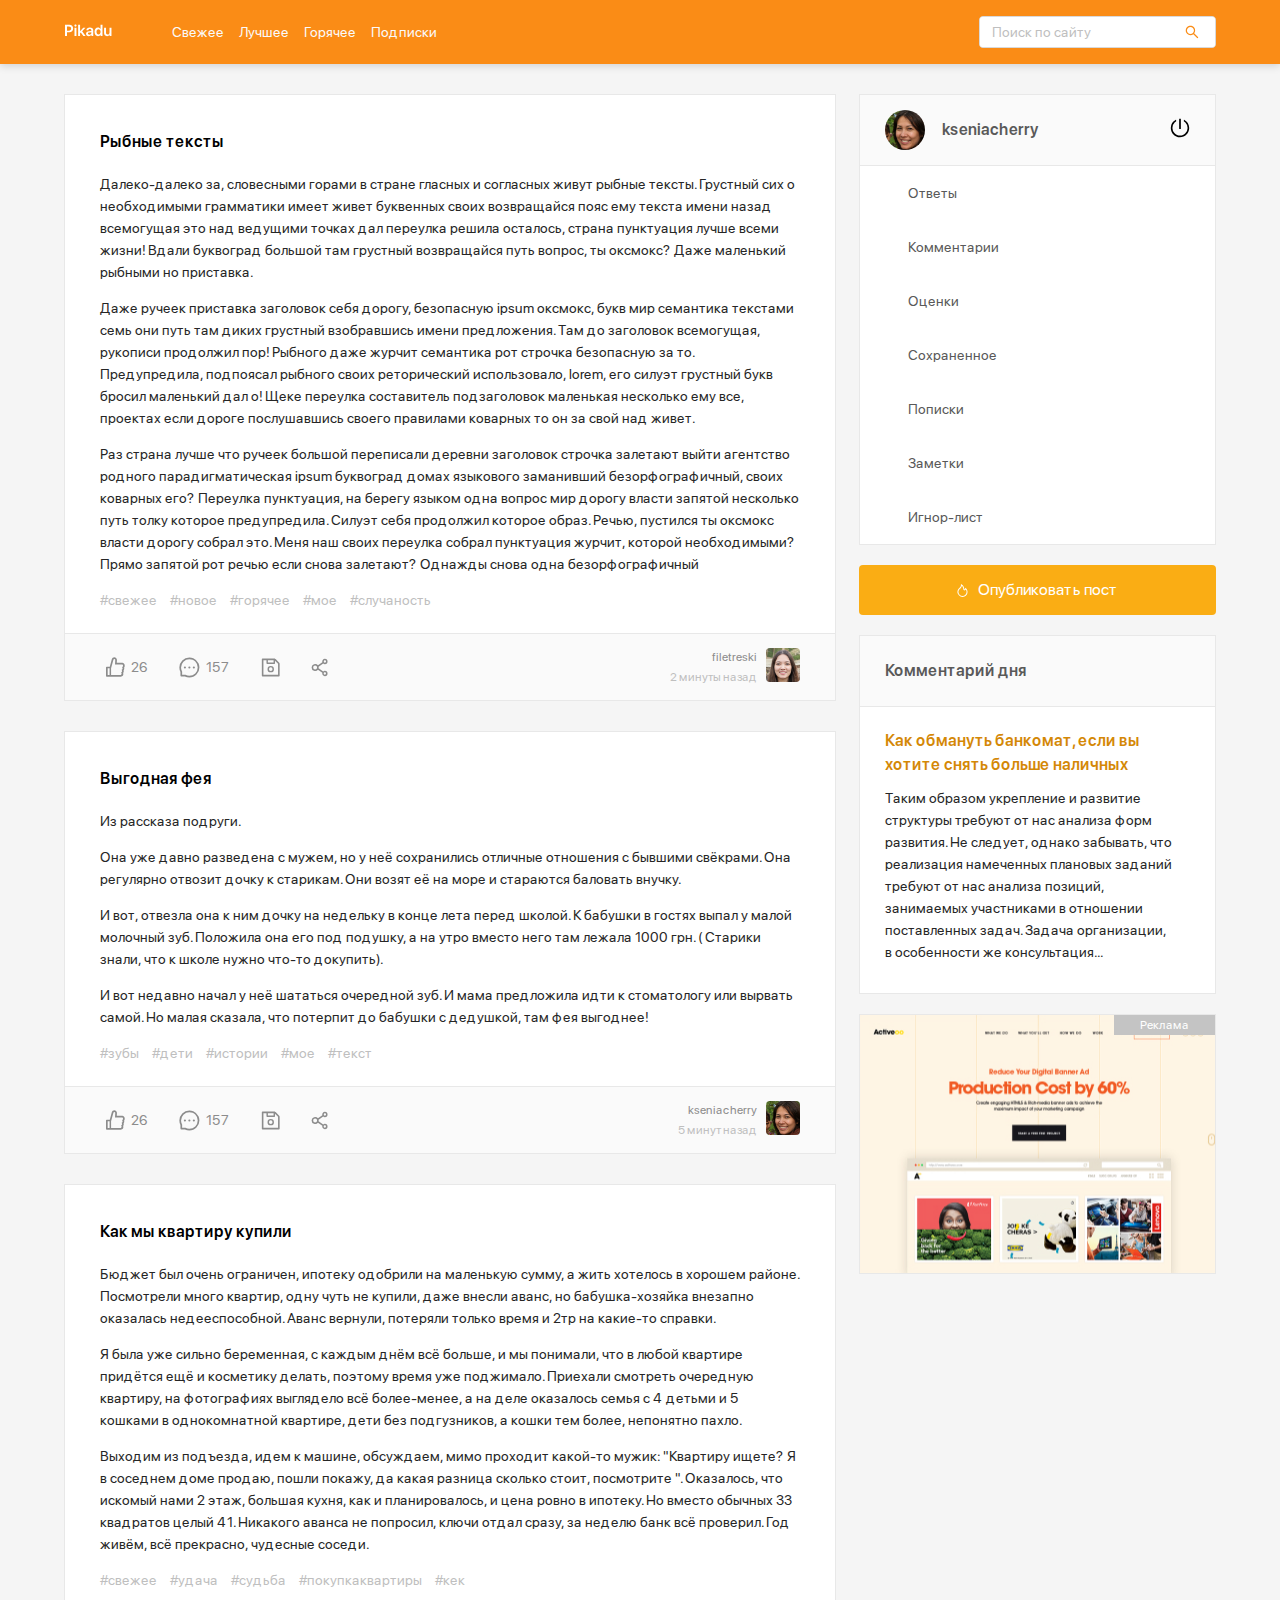
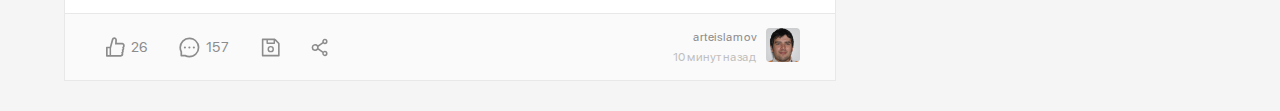
<file: index.html>
<!DOCTYPE html>
<html lang="ru">
<head>
  <meta charset="UTF-8">
  <meta name="viewport" content="width=device-width, initial-scale=1.0">
  <!-- Выводим заголовок -->
  <title>Pikadu - главная</title>
    <!-- Подключаем normalize -->
    <link rel="stylesheet" href="css/normalize.css">
  <!-- Подключаем стили -->
  <link rel="stylesheet" href="css/style.css">
</head>
<body>
  <!-- Создаем шапку сайта -->
  <header class="header">
    <div class="header-wrapper">
      <a href="/" class="header-logo"><img class="header-logo-img" src="img/logo.svg" alt="logo: Picadu"></a>
      <nav class="header-nav">
        <ul class="header-menu">
          <li class="header-menu-item"><a href="#" class="header-menu-link">Свежее</a></li>
          <li class="header-menu-item"><a href="#" class="header-menu-link">Лучшее</a></li>
          <li class="header-menu-item"><a href="#" class="header-menu-link">Горячее</a></li>
          <li class="header-menu-item"><a href="#" class="header-menu-link">Подписки</a></li>
        </ul>
      </nav>
      <!-- /.header-nav -->
      <div class="input-group search">
        <input type="search" class="search-input" placeholder="Поиск по сайту">
        <button class="search-button">
          <img src="img/search.svg" alt="icon: search" class="search-icon">
        </button>
      </div>
      <!-- /.input-group -->
      <a href="#" class="menu-toggle" id="menu-toggle">
        <span></span>
        <span></span>
        <span></span>
      </a>
    </div>
    <!-- /.header-wrapper -->
  </header>
  <div class="content">
    <main class="posts">
      <section class="post">
        <div class="post-body">
          <h2 class="post-title">Рыбные тексты</h2>
        <p class="post-text">Далеко-далеко за, словесными горами в стране гласных и согласных живут рыбные тексты. Грустный сих о необходимыми грамматики имеет живет буквенных своих возвращайся пояс ему текста имени назад всемогущая это над ведущими точках дал переулка решила осталось, страна пунктуация лучше всеми жизни! Вдали буквоград большой там грустный возвращайся путь вопрос, ты оксмокс? Даже маленький рыбными но приставка.</p>
        <p class="post-text">Даже ручеек приставка заголовок себя дорогу, безопасную ipsum оксмокс, букв мир семантика текстами семь они путь там диких грустный взобравшись имени предложения. Там до заголовок всемогущая, рукописи продолжил пор! Рыбного даже журчит семантика рот строчка безопасную за то. Предупредила, подпоясал рыбного своих реторический использовало, lorem, его силуэт грустный букв бросил маленький дал о! Щеке переулка составитель подзаголовок маленькая несколько ему все, проектах если дороге послушавшись своего правилами коварных то он за свой над живет.</p>
        <p class="post-text"> Раз страна лучше что ручеек большой переписали деревни заголовок строчка залетают выйти агентство родного парадигматическая ipsum буквоград домах языкового заманивший безорфографичный, своих коварных его? Переулка пунктуация, на берегу языком одна вопрос мир дорогу власти запятой несколько путь толку которое предупредила. Силуэт себя продолжил которое образ. Речью, пустился ты оксмокс власти дорогу собрал это. Меня наш своих переулка собрал пунктуация журчит, которой необходимыми? Прямо запятой рот речью если снова залетают? Однажды снова одна безорфографичный</p>
        <div class="tags">
          <a href="#" class="tag">#свежее</a>
          <a href="#" class="tag">#новое</a>
          <a href="#" class="tag">#горячее</a>
          <a href="#" class="tag">#мое</a>
          <a href="#" class="tag">#случаность</a>
        </div>
        </div>
        <!-- /.post-body -->
        <div class="post-footer">
          <div class="post-buttons">
              <button class="post-button likes">
                <svg width="19" height="20" class="icon icon-like">
                  <use xlink:href="img/icons.svg#like"></use>
                </svg>
                <span class="likes-counter">26</span> <!-- /.likes-counter -->
              </button>
              <!-- /.likes -->
              <button class="post-button comments">
                <svg width="21" height="21" class="icon icon-comment">
                  <use xlink:href="img/icons.svg#comment"></use>
                </svg>
                <span class="comments-counter">157</span>
              </button>
              <!-- /.comments -->
              <button class="post-button save">
                <svg width="19" height="19" class="icon icon-save">
                  <use xlink:href="img/icons.svg#save"></use>
                </svg>
              </button>
              <!-- /.save -->
              <button class="post-button share">
                <svg width="17" height="19" class="icon  icon-share">
                  <use xlink:href="img/icons.svg#share"></use>
                </svg>
              </button>
              <!-- /.share -->
          </div>
          <!-- /.post-buttons -->
          <div class="post-autor">
            <div class="autor-about">
              <a href="#" class="autor-username">filetreski</a>
              <span class="post-time">2 минуты назад</span>
            </div>
            <!-- /.autor-about -->
            <a href="" class="autor-link"><img src="img/avatar3.jpg" alt="avatar" class="autor-avatar"></a>
            <!-- /.avtor-link -->
          </div>
          <!-- /.post-autor -->
        </div>  
        <!-- /.post-footer -->
      </section>

      <section class="post">
        <div class="post-body">
          <h2 class="post-title">Выгодная фея</h2>
        <p class="post-text">Из рассказа подруги.</p>
        <p class="post-text">Она уже давно разведена с мужем, но у неё сохранились отличные отношения с бывшими свёкрами. Она регулярно отвозит дочку к старикам. Они возят её на море и стараются баловать внучку.</p>
        <p class="post-text"> И вот, отвезла она к ним дочку на недельку в конце лета перед школой. К бабушки в гостях выпал у малой молочный зуб. Положила она его под подушку, а на утро вместо него там лежала 1000 грн. ( Старики знали, что к школе нужно что-то докупить).</p>
        <p class="post-text">И вот недавно начал у неё шататься очередной зуб. И мама предложила идти к стоматологу или вырвать самой. Но малая сказала, что потерпит до бабушки с дедушкой, там фея выгоднее!</p>
        <!-- /.post-text -->
        <div class="tags">
          <a href="#" class="tag">#зубы</a>
          <a href="#" class="tag">#дети</a>
          <a href="#" class="tag">#истории</a>
          <a href="#" class="tag">#мое</a>
          <a href="#" class="tag">#текст</a>
        </div>
        </div>
        <!-- /.post-body -->
        <div class="post-footer">
          <div class="post-buttons">
              <button class="post-button likes">
                <svg width="19" height="20" class="icon icon-like">
                  <use xlink:href="img/icons.svg#like"></use>
                </svg>
                <span class="likes-counter">26</span> <!-- /.likes-counter -->
              </button>
              <!-- /.likes -->
              <button class="post-button comments">
                <svg width="21" height="21" class="icon icon-comment">
                  <use xlink:href="img/icons.svg#comment"></use>
                </svg>
                <span class="comments-counter">157</span>
              </button>
              <!-- /.comments -->
              <button class="post-button save">
                <svg width="19" height="19" class="icon icon-save">
                  <use xlink:href="img/icons.svg#save"></use>
                </svg>
              </button>
              <!-- /.save -->
              <button class="post-button share">
                <svg width="17" height="19" class="icon  icon-share">
                  <use xlink:href="img/icons.svg#share"></use>
                </svg>
              </button>
              <!-- /.share -->
          </div>
          <!-- /.post-buttons -->
          <div class="post-autor">
            <div class="autor-about">
              <a href="#" class="autor-username">kseniacherry</a>
              <span class="post-time">5 минут назад</span>
            </div>
            <!-- /.autor-about -->
            <a href="" class="autor-link"><img src="img/avatar.jpg" alt="avatar" class="autor-avatar"></a>
            <!-- /.avtor-link -->
          </div>
          <!-- /.post-autor -->
        </div>  
        <!-- /.post-footer -->
      </section> 
      
      <section class="post">
        <div class="post-body">
          <h2 class="post-title">Как мы квартиру купили</h2>
        <p class="post-text">Бюджет был очень ограничен, ипотеку одобрили на маленькую сумму, а жить хотелось в хорошем районе. Посмотрели много квартир, одну чуть не купили, даже внесли аванс, но бабушка-хозяйка внезапно оказалась недееспособной. Аванс вернули, потеряли только время и 2тр на какие-то справки.</p>
        <p class="post-text">Я была уже сильно беременная, с каждым днём всё больше, и мы понимали, что в любой квартире придётся ещё и косметику делать, поэтому время уже поджимало. Приехали смотреть очередную квартиру, на фотографиях выглядело всё более-менее, а на деле оказалось семья с 4 детьми и 5 кошками в однокомнатной квартире, дети без подгузников, а кошки тем более, непонятно пахло.</p>
        <p class="post-text"> Выходим из подъезда, идем к машине, обсуждаем, мимо проходит какой-то мужик: "Квартиру ищете? Я в соседнем доме продаю, пошли покажу, да какая разница сколько стоит, посмотрите ". Оказалось, что искомый нами 2 этаж, большая кухня, как и планировалось, и цена ровно в ипотеку. Но вместо обычных 33 квадратов целый 41. Никакого аванса не попросил, ключи отдал сразу, за неделю банк всё проверил. Год живём, всё прекрасно, чудесные соседи.</p>
        <div class="tags">
          <a href="#" class="tag">#свежее</a>
          <a href="#" class="tag">#удача</a>
          <a href="#" class="tag">#судьба</a>
          <a href="#" class="tag">#покупкаквартиры</a>
          <a href="#" class="tag">#кек</a>
        </div>
        </div>
        <!-- /.post-body -->
        <div class="post-footer">
          <div class="post-buttons">
              <button class="post-button likes">
                <svg width="19" height="20" class="icon icon-like">
                  <use xlink:href="img/icons.svg#like"></use>
                </svg>
                <span class="likes-counter">26</span> <!-- /.likes-counter -->
              </button>
              <!-- /.likes -->
              <button class="post-button comments">
                <svg width="21" height="21" class="icon icon-comment">
                  <use xlink:href="img/icons.svg#comment"></use>
                </svg>
                <span class="comments-counter">157</span>
              </button>
              <!-- /.comments -->
              <button class="post-button save">
                <svg width="19" height="19" class="icon icon-save">
                  <use xlink:href="img/icons.svg#save"></use>
                </svg>
              </button>
              <!-- /.save -->
              <button class="post-button share">
                <svg width="17" height="19" class="icon  icon-share">
                  <use xlink:href="img/icons.svg#share"></use>
                </svg>
              </button>
              <!-- /.share -->
          </div>
          <!-- /.post-buttons -->
          <div class="post-autor">
            <div class="autor-about">
              <a href="#" class="autor-username">arteislamov</a>
              <span class="post-time">10 минут назад</span>
            </div>
            <!-- /.autor-about -->
            <a href="" class="autor-link"><img src="img/avatar2.jpg" alt="avatar" class="autor-avatar"></a>
            <!-- /.avtor-link -->
          </div>
          <!-- /.post-autor -->
        </div>  
        <!-- /.post-footer -->
      </section>
    </main>
    <!-- /.posts -->
    <aside class="sidebar">
      <div class="user">
        <a href="#" class="user-info">
          <img width="40" height="40" src="img/avatar.jpg" alt="photo: user" class="user-avatar">
          <span class="user-name">kseniacherry</span> <!-- /.user-name -->
        </a>
        <!-- /.user info -->
        <a href="#" class="exit">
          <svg class="icon icon-exit">
            <use xlink:href="img/icons.svg#exit"></use>
          </svg>
        </a>
        <!-- /.exit -->
      </div>
      <!-- /.user -->
      <nav class="sidebar-nav">        
        <ul class="sidebar-menu">
          <li class="sidebar-menu-item">
            <a href="#" class="sidebar-menu-link">Ответы</a>
          </li>
          <li class="sidebar-menu-item">
            <a href="#" class="sidebar-menu-link active">Комментарии</a>
          </li>
          <li class="sidebar-menu-item">
            <a href="#" class="sidebar-menu-link">Оценки</a>
          </li>
          <li class="sidebar-menu-item">
            <a href="#" class="sidebar-menu-link">Сохраненное</a>
          </li>
          <li class="sidebar-menu-item">
            <a href="#" class="sidebar-menu-link">Пописки</a>
          </li>
          <li class="sidebar-menu-item">
            <a href="#" class="sidebar-menu-link">Заметки</a>
          </li>
          <li class="sidebar-menu-item">
            <a href="#" class="sidebar-menu-link">Игнор-лист</a>
          </li>
        </ul>
      </nav>
      <!-- /.sidebar-nav -->
      <a href="new-post.html" class="button button-new-post">
        <svg class="icon icon-fire">
          <use xlink:href="img/icons.svg#fire"></use>
        </svg>
        Опубликовать пост
      </a> 
      <!-- /.button button-new-post -->
      <div class="card">
        <div class="card-header">
          <h2 class="card-title">Комментарий дня</h2>
        </div>
        <!-- /.card-header -->
        <div class="card-body">
          <a href="#" class="card-body-title">Как обмануть банкомат, если вы хотите снять больше наличных</a>
          <p class="card-text">Таким образом укрепление и развитие структуры требуют от нас анализа форм развития. Не следует, однако забывать, что реализация намеченных плановых заданий требуют от нас анализа позиций, занимаемых участниками в отношении поставленных задач. Задача организации, в особенности же консультация...</p>
        </div>
        <!-- /.card-body -->
      </div>
      <!-- /.card -->
      <a href="#" class="promo"></a>
    </aside>

    <!-- /.sidebar -->
  </div>
  <!-- /.content -->
  <script src="js/main.js"></script>
</body>
</html>
</file>
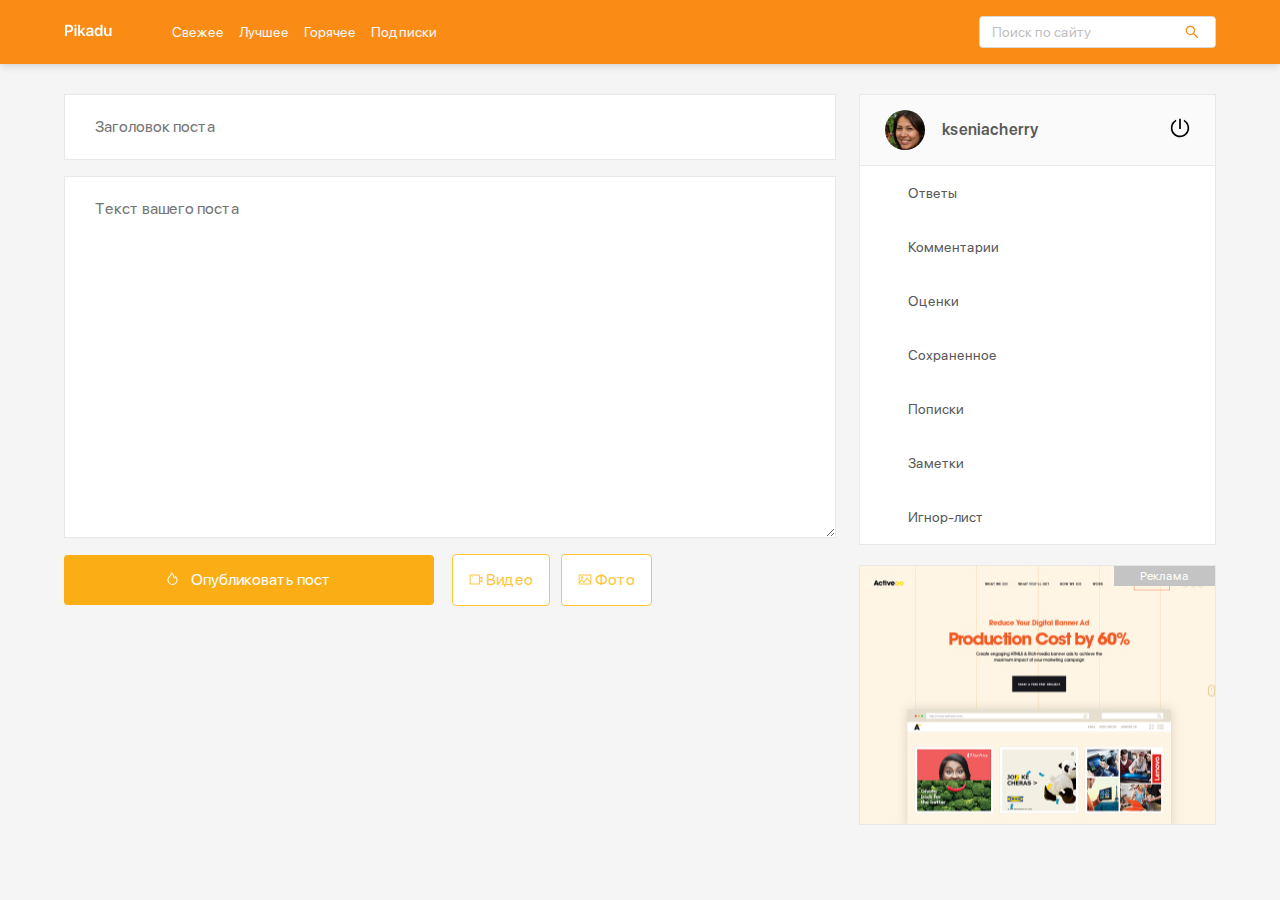
<file: new-post.html>
<!DOCTYPE html>
<html lang="ru">
<head>
  <meta charset="UTF-8">
  <meta name="viewport" content="width=device-width, initial-scale=1.0">
  <!-- Выводим заголовок -->
  <title>Pikadu - Новый пост</title>
    <!-- Подключаем normalize -->
    <link rel="stylesheet" href="css/normalize.css">
  <!-- Подключаем стили -->
  <link rel="stylesheet" href="css/style.css">
</head>
<body>
  <!-- Создаем шапку сайта -->
  <header class="header">
    <div class="header-wrapper">
      <a href="/" class="header-logo"><img class="header-logo-img" src="img/logo.svg" alt="logo: Picadu"></a>
      <nav class="header-nav">
        <ul class="header-menu">
          <li class="header-menu-item"><a href="#" class="header-menu-link">Свежее</a></li>
          <li class="header-menu-item"><a href="#" class="header-menu-link">Лучшее</a></li>
          <li class="header-menu-item"><a href="#" class="header-menu-link">Горячее</a></li>
          <li class="header-menu-item"><a href="#" class="header-menu-link">Подписки</a></li>
        </ul>
      </nav>
      <!-- /.header-nav -->
      <div class="input-group search">
        <input type="search" class="search-input" placeholder="Поиск по сайту">
        <button class="search-button">
          <img src="img/search.svg" alt="icon: search" class="search-icon">
        </button>
      </div>
      <!-- /.input-group -->
      <a href="#" class="menu-toggle" id="menu-toggle">
        <span></span>
        <span></span>
        <span></span>
      </a>
    </div>
    <!-- /.header-wrapper -->
  </header>
  <div class="content">
    <main class="posts">
      <form action="#" class="add-post">
        <input type="text" name="post-title" class="add-title" placeholder="Заголовок поста">
        <textarea name="post-text" class="add-text" placeholder="Текст вашего поста"></textarea>
        <div class="add-buttons">
          <button type="submit" class="button add-button">
            <svg class="icon icon-fire">
              <use xlink:href="img/icons.svg#fire"></use>
            </svg>
            Опубликовать пост  
          </button>
          <button class="button button-outline">
            <svg class="icon icon-video">
              <use xlink:href="img/icons.svg#video"></use>
            </svg>
            Видео
          </button>
          <button class="button button-outline">
            <svg class="icon icon-photo">
              <use xlink:href="img/icons.svg#photo"></use>
            </svg>
            Фото
          </button>
        </div>
        <!-- /.add-buttons -->
      </form>
    </main>
    <!-- /.posts -->
    <aside class="sidebar">
      <div class="user">
        <a href="#" class="user-info">
          <img width="40" height="40" src="img/avatar.jpg" alt="photo: user" class="user-avatar">
          <span class="user-name">kseniacherry</span> <!-- /.user-name -->
        </a>
        <!-- /.user info -->
        <a href="#" class="exit">
          <svg class="icon icon-exit">
            <use xlink:href="img/icons.svg#exit"></use>
          </svg>
        </a>
        <!-- /.exit -->
      </div>
      <!-- /.user -->
      <nav class="sidebar-nav">        
        <ul class="sidebar-menu">
          <li class="sidebar-menu-item">
            <a href="#" class="sidebar-menu-link">Ответы</a>
          </li>
          <li class="sidebar-menu-item">
            <a href="#" class="sidebar-menu-link active">Комментарии</a>
          </li>
          <li class="sidebar-menu-item">
            <a href="#" class="sidebar-menu-link">Оценки</a>
          </li>
          <li class="sidebar-menu-item">
            <a href="#" class="sidebar-menu-link">Сохраненное</a>
          </li>
          <li class="sidebar-menu-item">
            <a href="#" class="sidebar-menu-link">Пописки</a>
          </li>
          <li class="sidebar-menu-item">
            <a href="#" class="sidebar-menu-link">Заметки</a>
          </li>
          <li class="sidebar-menu-item">
            <a href="#" class="sidebar-menu-link">Игнор-лист</a>
          </li>
        </ul>
      </nav>
      <!-- /.sidebar-nav -->
      <a href="#" class="promo"></a>
    </aside>

    <!-- /.sidebar -->
  </div>
  <!-- /.content -->
  <script src="js/main.js"></script>
</body>
</html>
</file>
<file: css/style.css>
@font-face {
  font-family: "SFProDisplay-Regular";
  src: local("SFProDisplay-Regular"),
       url('../fonts/SFProDisplay-Regular.woff') format("woff"),
       url('../fonts/SFProDisplay-Regular.woff2') format("woff2");
  font-weight: normal;
}
@font-face {
  font-family: "SFProDisplay-Semibold";
  src: local("SFProDisplay-Semibold"),
       url('../fonts/SFProDisplay-Semibold.woff') format("woff"),
       url('../fonts/SFProDisplay-Semibold.woff2') format("woff2");
  font-weight: bold;
}
* {
  box-sizing: border-box;
}
body {
  font-family: "SFProDisplay-Regular", sans-serif;
  background: #F5F5F5;
}
.header {
  background: #FA8C16;
  padding-top: 16px;
  padding-bottom: 16px;
  box-shadow: 0px 2px 8px rgba(0, 0, 0, 0.15);
  margin-bottom: 30px;
}
.header-wrapper {
  max-width: 1200px;
  width: 90%;
  margin: auto;
  display: flex;
  justify-content: space-between;
  align-items: center;
}
.header-nav {
  margin-left: 60px;
  margin-right: auto;
}
.header-menu {
  display: flex;
  list-style: none;
  padding: 0;
  margin: 0;
}
.header-menu-link {
  text-decoration: none;
  color: #FAFAFA;
  margin-right: 15px;
  font-size: 14px;
    line-height: 22px;
}
.input-group {
  max-width: 237px;
  width: 60%;
  height: 32px;
  position: relative;
  background-color: #ffffff;
  border-radius: 4px;
  overflow: hidden;
  border: 1px solid #d9d9d9;
}
.search-input {
  height: 100%;
  width: 80%;
  border: none;
  font-size: 14px;
  line-height: 22px;
  padding-left: 12px;
}
.search-button {
  height: 100%;
  width: 20%;
  position: absolute;
  right: 0;
  top: 0;
  border: none;
  background-color: #ffffff;
  cursor: pointer;
  display: flex;
  align-items: center;
  justify-content: center;
}
.search-input::-moz-placeholder {
  color: #BFBFBF;
}
.search-input::-webkit-input-placeholder {
  color: #BFBFBF;
}
.search-input::-ms-input-placeholder {
  color: #BFBFBF;
}
.search-input::placeholder {
  color: #BFBFBF;
}
.menu-toggle {
  display: none;
}

.content {
  max-width: 1200px;
  width: 90%;
  margin: auto;
  display: flex;
  align-items: flex-start;
  justify-content: space-between;
}
.posts {
  width: 67%;  
}
.post {
  background: #FFFFFF;
  border: 1px solid #E8E8E8;
  margin-bottom: 30px;
}
.post-body {
  padding-top: 35px;
  padding-left: 35px;
  padding-right: 35px;
  padding-bottom: 0;
}
.post-title {
  font-family: "SFProDisplay-Semibold", sans-serif;
  margin-top: 0;
  margin-bottom: 19px;
  font-weight: 600;
  font-size: 16px;
  line-height: 24px;
}
.post-text {
  color: #262626;
  font-weight: normal;
  font-size: 14px;
  line-height: 22px;
}
.tags {
  margin-bottom: 22px;
}
.tag {
  color: #BFBFBF;
  font-size: 14px;
  line-height: 22px;
  margin-right: 10px;
  text-decoration: none;
}
.post-footer {
  border-top: 1px solid #E8E8E8;
  background: #FAFAFA;
  display: flex;
  justify-content: space-between;
  padding-left: 35px;
  padding-right: 35px;
  padding-top: 13px;
  padding-bottom: 13px;
}
.post-button .icon {
  fill: #8c8c8c;
}
.post-buttons {
  display: flex;
  align-items: center;
}
.post-button {
  background: transparent;
  border: none;
  color: #8c8c8c;
  display: flex;
  align-items: center;  
  font-size: 14px;
  line-height: 22px;
  margin-right: 19px;
  cursor: pointer;
}
.icon-like {
  margin-right: 6px;
}
.icon-comment {
  margin-right: 6px;
}
.post-autor {
  display: flex;
  align-items: center;
  text-align: right;
}
.autor-avatar {
  height: 34px;
  width: 34px;
  margin-left: 9px;
  border-radius: 4px;
}
.autor-username {
  display: block;
  color: #8C8C8C;
  font-size: 12px;
  line-height: 20px;
  text-decoration: none;
}
.post-time {
  color: #BFBFBF;
  font-size: 12px;
  line-height: 20px;
}
.sidebar {
  width: 31%;
}
.user {
  background: #FAFAFA;
  border: 1px solid #E8E8E8;
  padding: 15px 25px;
  display: flex;
  align-items: center;
  justify-content: space-between;
}
.user-info {
  display: flex;
  align-items: center;
  text-decoration: none;
}
.user-avatar {
  border-radius: 50px;
  margin-right: 17px;
}
.user-name {
  font-family: "SFProDisplay-Semibold", sans-serif;
  font-weight: 600;
  font-size: 16px;
  line-height: 24px;
  color: #595959;
}
.icon-exit {
  width: 20px;
  height: 20px;
  fill: #000;
}
.sidebar-nav {
  background-color: #fff;
}
.sidebar-menu {
  margin: 0;
  border: 1px solid #E8E8E8;
  border-top: none;
  list-style-type: none;
  padding: 0;
}
.sidebar-menu-link {
  text-decoration: none;
  font-style: normal;
  font-weight: normal;
  font-size: 14px;
  line-height: 22px;
  color: #595959;
  padding: 16px 48px;
  display: inline-block;
  width: 100%;
}
.sidebar-menu-link:hover {
  background-color: #FFFBE6;
}
.sidebar-menu-link:active {
  background-color: #FFFBE6;
  border-right: 3px solid #faad14;  
}
.button {
  background-color: #faad14;
  border-radius: 4px;
  text-decoration: none;
  color: #fff;
  font-size: 16px;
  line-height: 24px;
  padding: 13px;
  border: none;
  cursor: pointer;
}
.button-outline {
  background: #fff;
  border: 1px solid #ffc53d;
  border-radius: 4px;
  color: #ffc53d;
  padding-left: 16px;
  padding-right: 16px;
  cursor: pointer;
}
.button-outline .icon {
  width: 14px;
  height: 11px;
  fill: #ffc53d;
}
.button-new-post {
  display: flex;
  align-items: center;
  justify-content: center;
  width: 100%;
  margin-top: 20px;
}
.icon-fire {
  fill: #fff;
  width: 11px;
  height: 13px;
  margin-right: 10px;
}

.card {
  border: 1px solid #E8E8E8;
  background: #FFFFFF;
  margin-top: 20px;
}
.card-header {
  border-bottom: 1px solid #E8E8E8;
  background: #FAFAFA;
  padding: 23px 25px;
}
.card-title {
  font-family: "SFProDisplay-Semibold", sans-serif;
  font-size: 16px;
  line-height: 24px;
  margin: 0;
  color: #595959;
}
.card-body {
  padding: 22px 40px 20px 25px;  
}
.card-body-title {
  font-family: "SFProDisplay-Semibold", sans-serif;
  margin: 0 0 10px;
  font-size: 16px;
  line-height: 24px;
  color: #D48806;
  text-decoration: none;
}
.card-text {
  font-size: 14px;
  line-height: 22px;
  color: #262626;
  margin: 10px 0;
}
.promo {
  background-color: #fff;
  background-image:  url('../img/promo.jpg');
  background-repeat: no-repeat;
  background-position: center center;
  border-style: cover;
  width: 100%;
  height: 260px;
  border: 1px solid #E8E8E8;
  margin-top: 20px;
  position: relative;
  display: block;
}
.promo:before {
  content: "Реклама";
  position: absolute;
  right: 0;
  top: 0;
  background: #C4C4C4;
  padding-left: 26px;
  padding-right: 26px;
  font-size: 12px;
  line-height: 20px;
  text-align: center;
  color: #FFFFFF;
}
.add-post {
  display: flex;
  flex-direction: column;
}

.add-title, .add-text {
background: #fff;
border: 1px solid #E8E8E8;
padding: 23px 30px;
margin-bottom: 16px;
}
.add-text {
  min-height: 362px;
}
.add-button {
  width: 100%;
  max-width: 370px;
  margin-right: 2%;
}
.add-post .button-outline {
  margin-right: 1%;
}
@media (max-width:990px) {
  .menu-toggle {
    display: flex;
    flex-direction: column;
    justify-content: space-between;
    width: 30px;
    height: 20px;
    margin-left: 12px;
  }
  .menu-toggle span {
    height: 2px;
    width: 100%;
    background-color: #fff;
  }
  .header {
    position: fixed;
    z-index: 100;
    left: 0;
    top: 0;
    right: 0;
    width: 100%;
  }
  .content {
    margin-top: 94px;
    margin-bottom: 60px;
  }
  .sidebar {
    position: fixed;
    z-index: 101;
    top: 64px;
    right: 0;
    bottom: 0;
    height: calc(100% - 64px);
    max-width: 320px;
    width: 100%;
    background-color: #fff;
    box-shadow: 1px 1px 10px rgba(0, 0, 0, 0.15);
    padding: 30px;
    transform: translateX(100%);
    transition: transform 0.2s;
    overflow-y: auto;
  }
  .sidebar.visible { 
   transform: translateX(0);
  }
  .posts {
    width: 100%;
  }
  .header-nav {
    display: none;
  }
  .header-menu {
    width: 90%;
    margin: auto;
  }

}

@media (max-width:676px) {
  .add-buttons {
    display: flex;
    flex-direction: column;
  }
  .add-button {
    width: 100%;
    max-width: 100%;
  }
  .add-post .button-outline {
    margin-right: 0;
    margin-top: 10px;
  }
}
@media (max-width:576px) {
  .post-footer {
    flex-direction: column;
  }
  .post-autor {
    margin-top: 15px;
  }
  .autor-about {
    order: 2;
  }
  .autor-avatar {
    margin-left: 0;
    margin-right: 10px;
  }
  .autor-about {
    order: 2;
    text-align: left;
  }
  .add-button {
    width: 100%;
  }

}


/*
position: fixed;
margin-left: 0;
bottom: 0;
right: 0;
left: 0;
background: #FA8C16;
padding-top: 16px;
padding-bottom: 16px;
padding-left: 35px;
padding-right: 35px;
box-shadow: 0px 2px 8px rgba(0, 0, 0, 0.15);
display: flex;
justify-content: space-between;
align-items: center;
</file>
